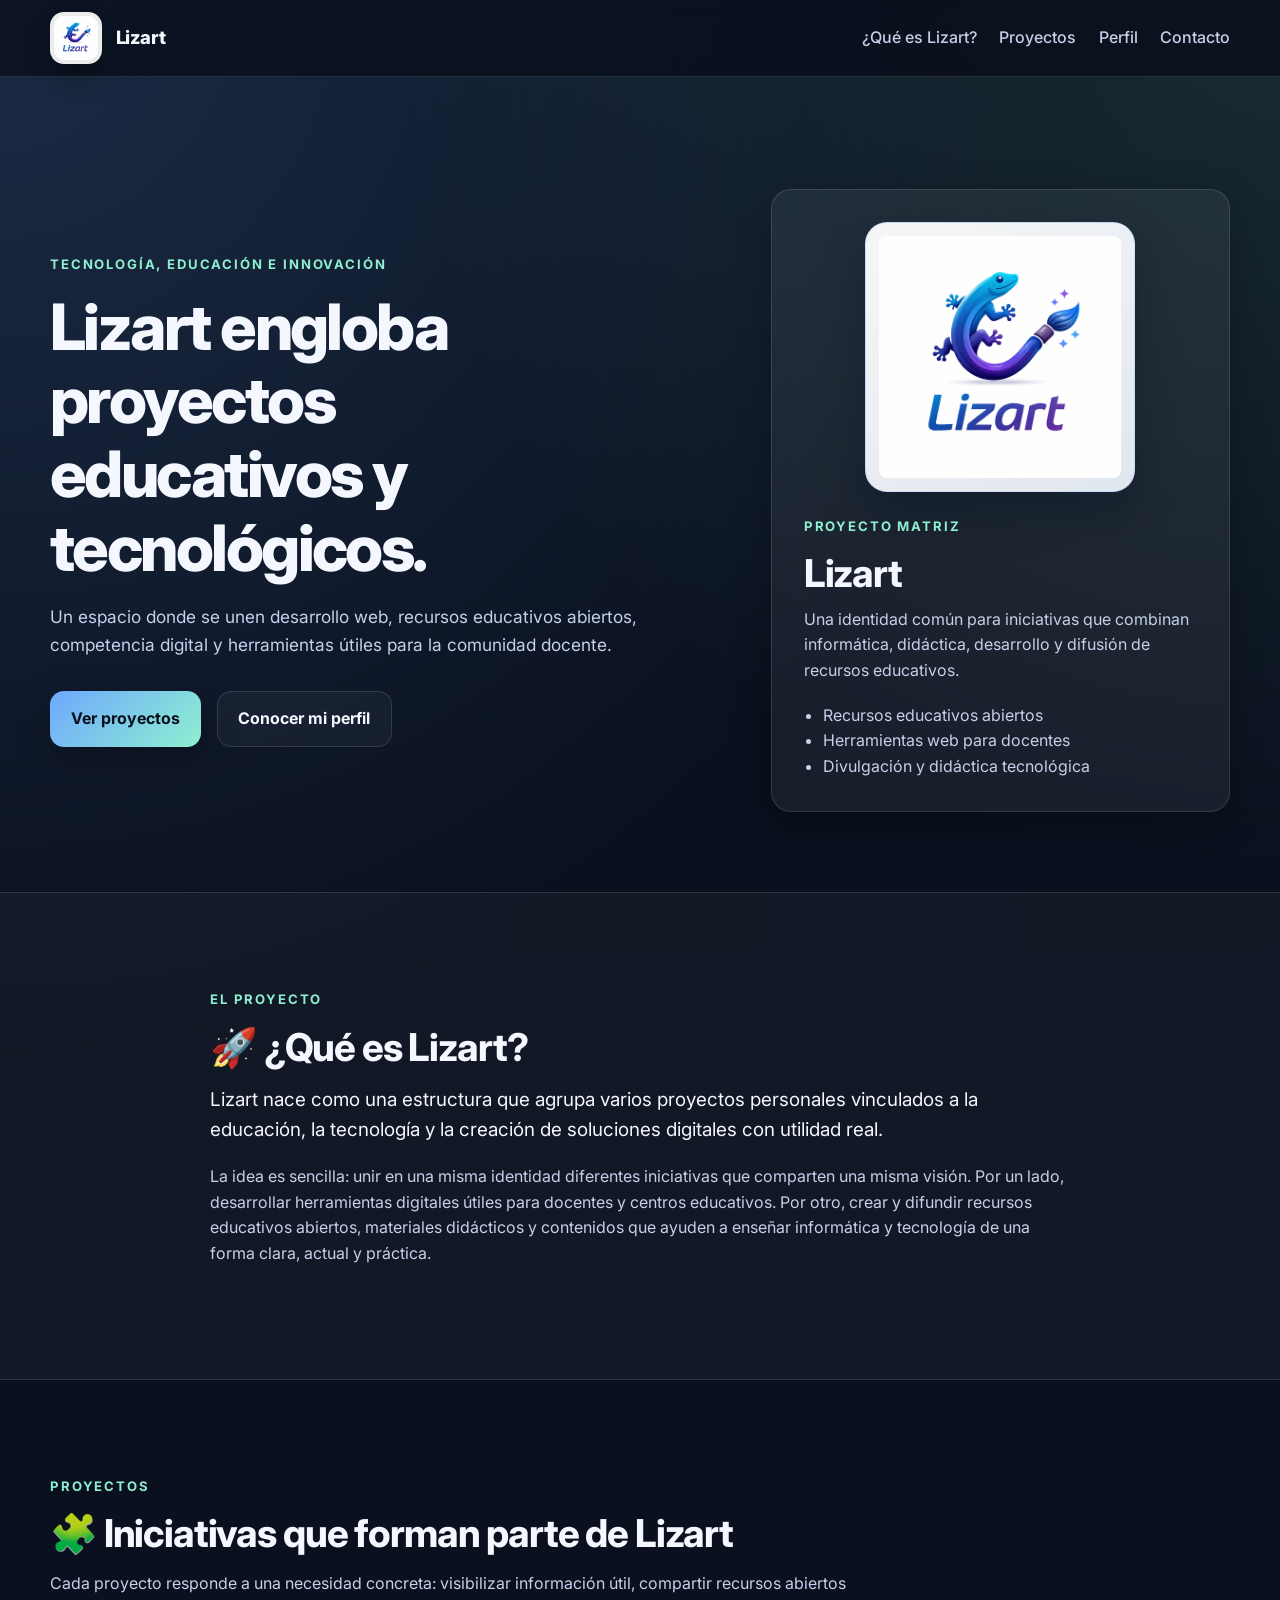
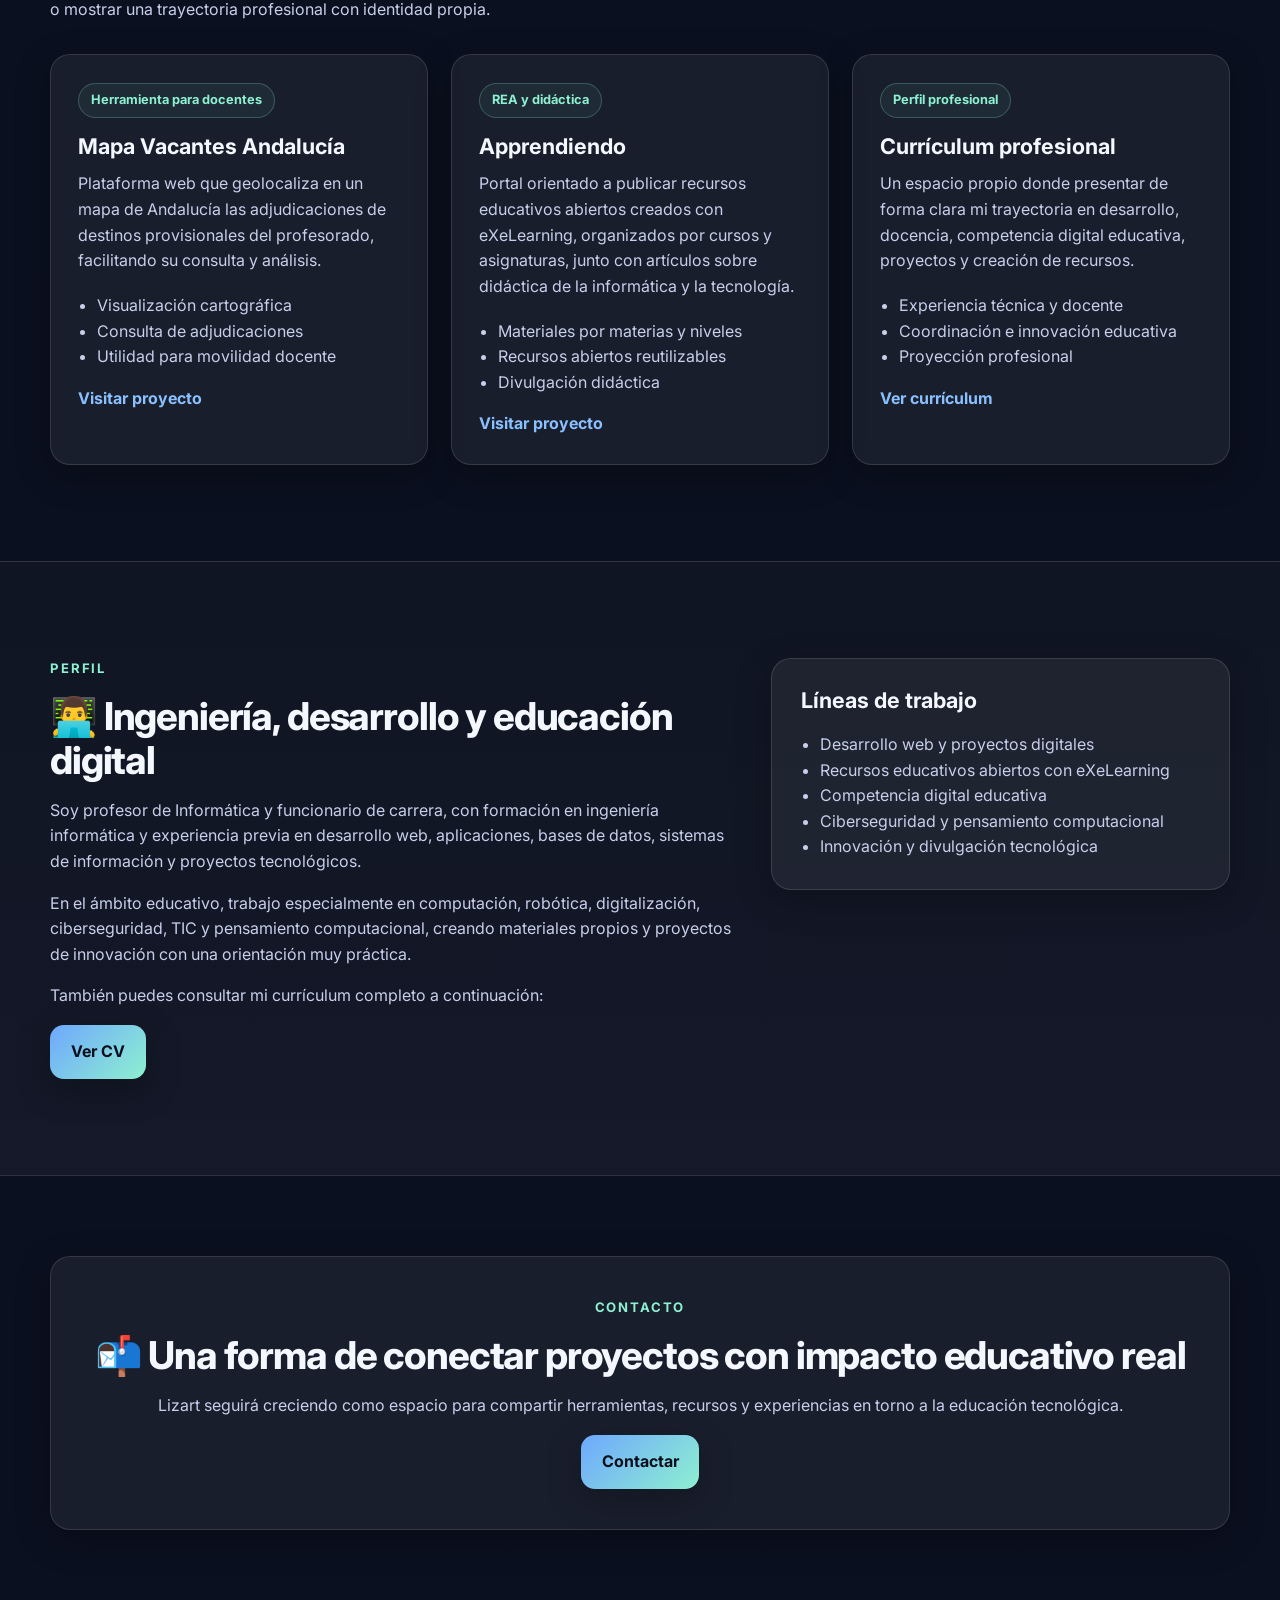
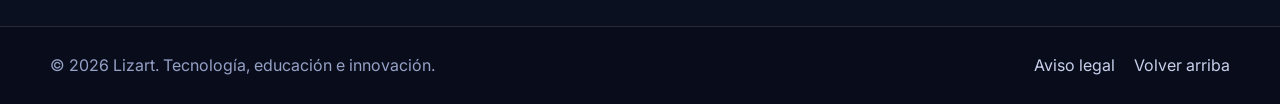
<file: index.html>
<!DOCTYPE html>
<html lang="es">
<head>
  <meta charset="UTF-8" />
  <meta name="viewport" content="width=device-width, initial-scale=1.0" />
  
  <link rel="apple-touch-icon" sizes="180x180" href="assets/favicon_io/apple-touch-icon.png">
  <link rel="icon" type="image/png" sizes="32x32" href="assets/favicon_io/favicon-32x32.png">
  <link rel="icon" type="image/png" sizes="16x16" href="assets/favicon_io/favicon-16x16.png">
  <link rel="manifest" href="assets/favicon_io/site.webmanifest">
  
  <title>Lizart | Tecnología, educación e innovación</title>
  <meta name="description" content="Lizart es la matriz de proyectos educativos y tecnológicos de José Manuel: recursos abiertos, herramientas para docentes e innovación digital." />
  <link rel="preconnect" href="https://fonts.googleapis.com">
  <link rel="preconnect" href="https://fonts.gstatic.com" crossorigin>
  <link href="https://fonts.googleapis.com/css2?family=Inter:wght@300;400;500;600;700;800;900&display=swap" rel="stylesheet">
  <link rel="stylesheet" href="styles.css" />
</head>
<body>
  <header class="site-header">
    <div class="container header-inner">
      <a href="#top" class="brand" aria-label="Inicio Lizart">
        <img class="brand-logo" src="assets/lizart-logo.png" alt="Logo de Lizart" />
        <span class="brand-text">Lizart</span>
      </a>

      <button class="nav-toggle" aria-label="Abrir menú" aria-expanded="false">
        <span></span>
        <span></span>
        <span></span>
      </button>

      <nav class="main-nav">
        <a href="#proyecto">¿Qué es Lizart?</a>
        <a href="#proyectos">Proyectos</a>
        <a href="#perfil">Perfil</a>
        <a href="#contacto">Contacto</a>
      </nav>
    </div>
  </header>

  <main>
    <section class="hero" id="top">
      <div class="container hero-grid">
        <div class="hero-content reveal">
          <p class="eyebrow">Tecnología, educación e innovación</p>
          <h1>Lizart engloba proyectos educativos y tecnológicos.</h1>
          <p class="hero-text">
            Un espacio donde se unen desarrollo web, recursos educativos abiertos, competencia digital y herramientas útiles para la comunidad docente.
          </p>

          <div class="hero-actions">
            <a class="btn btn-primary" href="#proyectos">Ver proyectos</a>
            <a class="btn btn-secondary" href="#perfil">Conocer mi perfil</a>
          </div>
        </div>

        <div class="hero-panel reveal">
          <div class="panel-card">
            <figure class="hero-logo">
              <img src="assets/lizart-logo.png" alt="Logo principal de Lizart" />
            </figure>
            <p class="panel-label">Proyecto matriz</p>
            <h2>Lizart</h2>
            <p>
              Una identidad común para iniciativas que combinan informática, didáctica, desarrollo y difusión de recursos educativos.
            </p>

            <ul class="panel-list">
              <li>Recursos educativos abiertos</li>
              <li>Herramientas web para docentes</li>
              <li>Divulgación y didáctica tecnológica</li>
            </ul>
          </div>
        </div>
      </div>
    </section>

    <section class="section section-light" id="proyecto">
      <div class="container narrow reveal">
        <p class="section-kicker">El proyecto</p>
        <h2>🚀 ¿Qué es Lizart?</h2>
        <p class="lead">
          Lizart nace como una estructura que agrupa varios proyectos personales vinculados a la educación, la tecnología y la creación de soluciones digitales con utilidad real.
        </p>
        <p>
          La idea es sencilla: unir en una misma identidad diferentes iniciativas que comparten una misma visión. Por un lado, desarrollar herramientas digitales útiles para docentes y centros educativos. Por otro, crear y difundir recursos educativos abiertos, materiales didácticos y contenidos que ayuden a enseñar informática y tecnología de una forma clara, actual y práctica.
        </p>
      </div>
    </section>

    <section class="section" id="proyectos">
      <div class="container">
        <div class="section-heading reveal">
          <p class="section-kicker">Proyectos</p>
          <h2>🧩 Iniciativas que forman parte de Lizart</h2>
          <p>
            Cada proyecto responde a una necesidad concreta: visibilizar información útil, compartir recursos abiertos o mostrar una trayectoria profesional con identidad propia.
          </p>
        </div>

        <div class="cards-grid">
          <article class="card reveal">
            <div class="card-badge">Herramienta para docentes</div>
            <h3>Mapa Vacantes Andalucía</h3>
            <p>
              Plataforma web que geolocaliza en un mapa de Andalucía las adjudicaciones de destinos provisionales del profesorado, facilitando su consulta y análisis.
            </p>
            <ul class="card-list">
              <li>Visualización cartográfica</li>
              <li>Consulta de adjudicaciones</li>
              <li>Utilidad para movilidad docente</li>
            </ul>
            <a class="card-link" href="https://mapavacantesandalucia.es" target="_blank" rel="noopener noreferrer">
              Visitar proyecto
            </a>
          </article>

          <article class="card reveal">
            <div class="card-badge">REA y didáctica</div>
            <h3>Apprendiendo</h3>
            <p>
              Portal orientado a publicar recursos educativos abiertos creados con eXeLearning,
              organizados por cursos y asignaturas, junto con artículos sobre didáctica
              de la informática y la tecnología.
            </p>
            <ul class="card-list">
              <li>Materiales por materias y niveles</li>
              <li>Recursos abiertos reutilizables</li>
              <li>Divulgación didáctica</li>
            </ul>
            <a class="card-link" href="https://apprendiendo.es" target="_blank" rel="noopener noreferrer">
              Visitar proyecto
            </a>
          </article>

          <article class="card reveal">
            <div class="card-badge">Perfil profesional</div>
            <h3>Currículum profesional</h3>
            <p>
              Un espacio propio donde presentar de forma clara mi trayectoria en desarrollo,
              docencia, competencia digital educativa, proyectos y creación de recursos.
            </p>
            <ul class="card-list">
              <li>Experiencia técnica y docente</li>
              <li>Coordinación e innovación educativa</li>
              <li>Proyección profesional</li>
            </ul>
            <a class="card-link" href="https://joselopezexposito.lizart.es" target="_blank" rel="noopener noreferrer">
              Ver currículum
            </a>
          </article>
        </div>
      </div>
    </section>

    <section class="section section-accent" id="perfil">
      <div class="container profile-grid">
        <div class="reveal">
          <p class="section-kicker">Perfil</p>
          <h2>👨‍💻 Ingeniería, desarrollo y educación digital</h2>
          <p>
            Soy profesor de Informática y funcionario de carrera, con formación en ingeniería
            informática y experiencia previa en desarrollo web, aplicaciones, bases de datos,
            sistemas de información y proyectos tecnológicos.
          </p>
          <p>
            En el ámbito educativo, trabajo especialmente en computación, robótica,
            digitalización, ciberseguridad, TIC y pensamiento computacional, creando
            materiales propios y proyectos de innovación con una orientación muy práctica.
          </p>
          <p>
            También puedes consultar mi currículum completo a continuación:
          </p>
          <a href="https://joselopezexposito.lizart.es" target="_blank" rel="noopener noreferrer" class="btn btn-primary">Ver CV</a>
        </div>

        <div class="profile-box reveal">
          <h3>Líneas de trabajo</h3>
          <ul>
            <li>Desarrollo web y proyectos digitales</li>
            <li>Recursos educativos abiertos con eXeLearning</li>
            <li>Competencia digital educativa</li>
            <li>Ciberseguridad y pensamiento computacional</li>
            <li>Innovación y divulgación tecnológica</li>
          </ul>
        </div>
      </div>
    </section>

    <section class="section cta-section" id="contacto">
      <div class="container cta-box reveal">
        <p class="section-kicker">Contacto</p>
        <h2>📬 Una forma de conectar proyectos con impacto educativo real</h2>
        <p>
          Lizart seguirá creciendo como espacio para compartir herramientas, recursos
          y experiencias en torno a la educación tecnológica.
        </p>
        <a class="btn btn-primary" href="mailto:jlopez@lizart.es">Contactar</a>
      </div>
    </section>
  </main>

  <footer class="site-footer">
    <div class="container footer-inner">
      <p>© <span id="year"></span> Lizart. Tecnología, educación e innovación.</p>
      <div class="footer-links">
        <a href="aviso-legal.html">Aviso legal</a>
        <a href="#top">Volver arriba</a>
      </div>
    </div>
  </footer>

  <script src="script.js"></script>
</body>
</html>
</file>
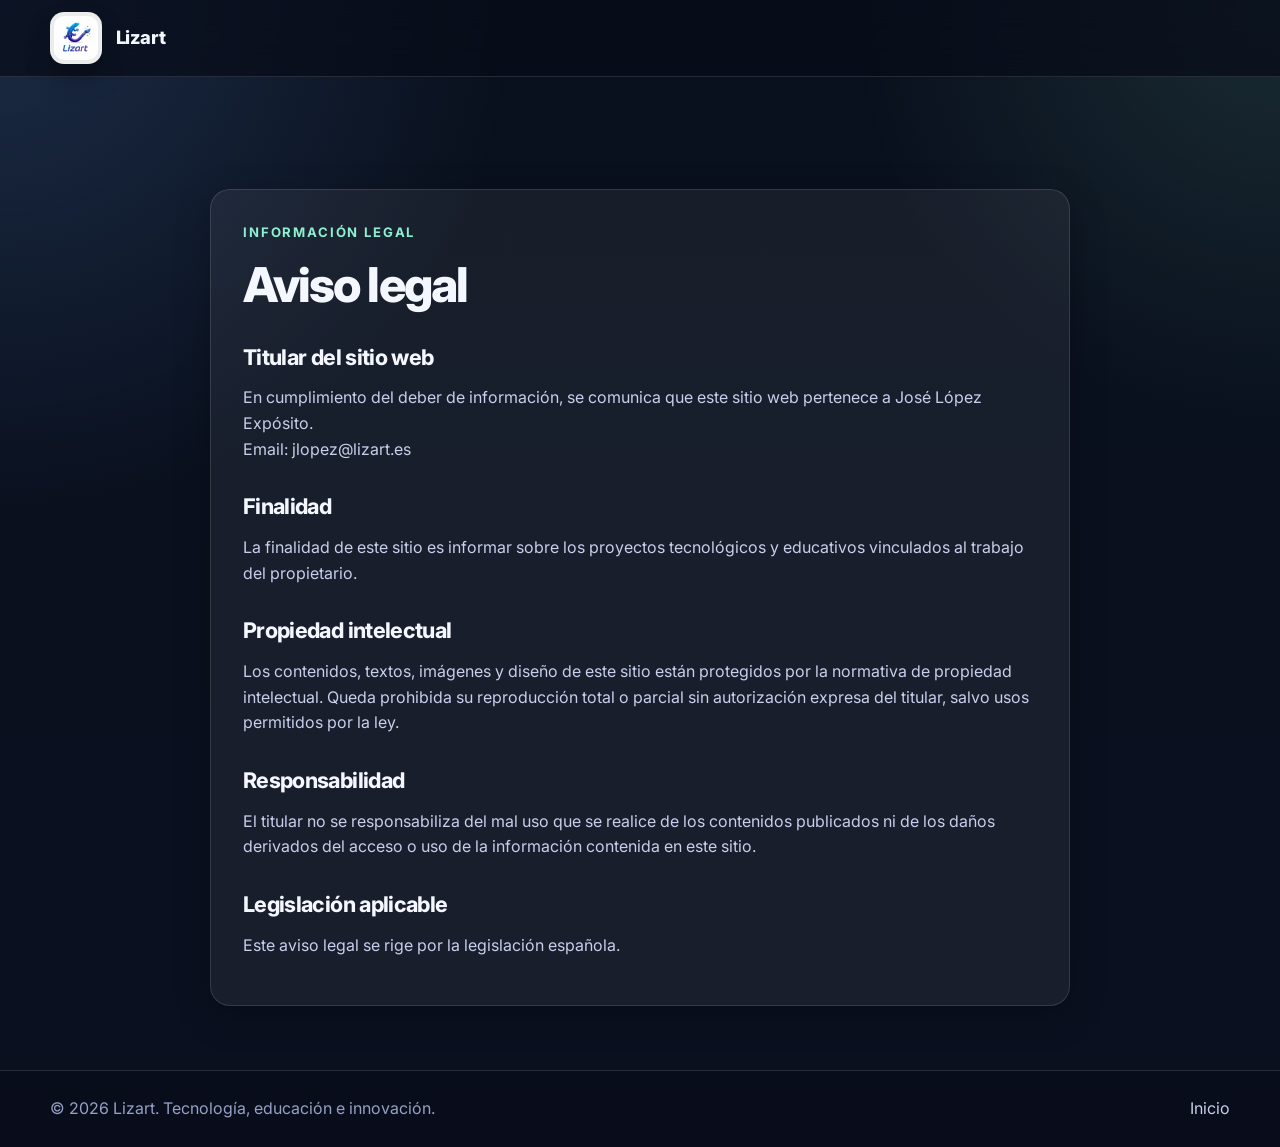
<file: aviso-legal.html>
<!DOCTYPE html>
<html lang="es">
<head>
  <meta charset="UTF-8" />
  <meta name="viewport" content="width=device-width, initial-scale=1.0" />

  <link rel="apple-touch-icon" sizes="180x180" href="assets/favicon_io/apple-touch-icon.png">
  <link rel="icon" type="image/png" sizes="32x32" href="assets/favicon_io/favicon-32x32.png">
  <link rel="icon" type="image/png" sizes="16x16" href="assets/favicon_io/favicon-16x16.png">
  <link rel="manifest" href="assets/favicon_io/site.webmanifest">

  <title>Aviso legal | Lizart</title>
  <meta name="description" content="Aviso legal del sitio web Lizart." />
  <link rel="preconnect" href="https://fonts.googleapis.com">
  <link rel="preconnect" href="https://fonts.gstatic.com" crossorigin>
  <link href="https://fonts.googleapis.com/css2?family=Inter:wght@300;400;500;600;700;800;900&display=swap" rel="stylesheet">
  <link rel="stylesheet" href="styles.css" />
</head>
<body>
  <header class="site-header">
    <div class="container header-inner">
      <a href="index.html#top" class="brand" aria-label="Inicio Lizart">
        <img class="brand-logo" src="assets/lizart-logo.png" alt="Logo de Lizart" />
        <span class="brand-text">Lizart</span>
      </a>
    </div>
  </header>

  <main class="legal-main">
    <div class="container">
      <article class="legal-card">
        <p class="section-kicker">Información legal</p>
        <h1>Aviso legal</h1>

        <h2>Titular del sitio web</h2>
        <p>En cumplimiento del deber de información, se comunica que este sitio web pertenece a José López Expósito.<br/>
        Email: jlopez@lizart.es</p>

        <h2>Finalidad</h2>
        <p>La finalidad de este sitio es informar sobre los proyectos tecnológicos y educativos vinculados al trabajo del propietario.</p>

        <h2>Propiedad intelectual</h2>
        <p>Los contenidos, textos, imágenes y diseño de este sitio están protegidos por la normativa de propiedad intelectual. Queda prohibida su reproducción total o parcial sin autorización expresa del titular, salvo usos permitidos por la ley.</p>

        <h2>Responsabilidad</h2>
        <p>El titular no se responsabiliza del mal uso que se realice de los contenidos publicados ni de los daños derivados del acceso o uso de la información contenida en este sitio.</p>

        <h2>Legislación aplicable</h2>
        <p>Este aviso legal se rige por la legislación española.</p>
      </article>
    </div>
  </main>

  <footer class="site-footer">
    <div class="container footer-inner">
      <p>© <span id="year"></span> Lizart. Tecnología, educación e innovación.</p>
      <div class="footer-links">
        <a href="index.html">Inicio</a>
      </div>
    </div>
  </footer>

  <script src="script.js"></script>
</body>
</html>
</file>
<file: styles.css>
:root {
  --bg: #0b1020;
  --bg-soft: #121933;
  --surface: rgba(255, 255, 255, 0.06);
  --surface-strong: rgba(255, 255, 255, 0.1);
  --text: #f5f7ff;
  --text-soft: #c7cfeb;
  --text-muted: #95a0c6;
  --line: rgba(255, 255, 255, 0.12);
  --primary: #6ea8fe;
  --primary-strong: #8bc0ff;
  --accent: #8ef0d0;
  --shadow: 0 10px 35px rgba(0, 0, 0, 0.25);
  --radius: 20px;
  --radius-sm: 14px;
  --container: 1180px;
  --transition: 0.3s ease;
}

* {
  box-sizing: border-box;
}

html {
  scroll-behavior: smooth;
}

body {
  margin: 0;
  font-family: "Inter", sans-serif;
  color: var(--text);
  background:
    radial-gradient(circle at top left, rgba(110, 168, 254, 0.18), transparent 30%),
    radial-gradient(circle at top right, rgba(142, 240, 208, 0.12), transparent 25%),
    linear-gradient(180deg, #09101d 0%, #0b1020 100%);
  line-height: 1.6;
}

a {
  color: inherit;
  text-decoration: none;
}

img {
  max-width: 100%;
  display: block;
}

.container {
  width: min(100% - 2rem, var(--container));
  margin: 0 auto;
}

.narrow {
  max-width: 860px;
}

.section {
  padding: 6rem 0;
}

.section-light {
  background: rgba(255, 255, 255, 0.03);
  border-top: 1px solid var(--line);
  border-bottom: 1px solid var(--line);
}

.section-accent {
  background:
    linear-gradient(180deg, rgba(255,255,255,0.02), rgba(255,255,255,0.04));
  border-top: 1px solid var(--line);
  border-bottom: 1px solid var(--line);
}

.section-kicker,
.eyebrow,
.panel-label {
  color: var(--accent);
  text-transform: uppercase;
  letter-spacing: 0.14em;
  font-size: 0.82rem;
  font-weight: 700;
  margin-bottom: 0.9rem;
}

h1, h2, h3 {
  margin-top: 0;
  line-height: 1.15;
}

h1 {
  font-size: clamp(2.5rem, 5vw, 4.6rem);
  font-weight: 800;
  letter-spacing: -0.04em;
  max-width: 11ch;
  margin-bottom: 1.2rem;
}

h2 {
  font-size: clamp(2rem, 3vw, 3rem);
  font-weight: 750;
  letter-spacing: -0.03em;
  margin-bottom: 1rem;
}

h3 {
  font-size: 1.35rem;
  font-weight: 700;
  margin-bottom: 0.8rem;
}

p {
  margin-top: 0;
  color: var(--text-soft);
}

.lead {
  font-size: 1.18rem;
  color: var(--text);
}

.site-header {
  position: sticky;
  top: 0;
  z-index: 20;
  backdrop-filter: blur(16px);
  background: rgba(8, 12, 24, 0.72);
  border-bottom: 1px solid var(--line);
}

.header-inner {
  display: flex;
  align-items: center;
  justify-content: space-between;
  min-height: 76px;
}

.brand {
  display: inline-flex;
  align-items: center;
  gap: 0.85rem;
  font-weight: 800;
}

.brand-logo {
  width: 52px;
  height: 52px;
  object-fit: contain;
  border-radius: 14px;
  background: rgba(255, 255, 255, 0.92);
  padding: 4px;
  box-shadow: 0 14px 24px rgba(0, 0, 0, 0.28);
}

.brand-text {
  font-size: 1.15rem;
  letter-spacing: -0.02em;
}

.main-nav {
  display: flex;
  align-items: center;
  gap: 1.4rem;
}

.main-nav a {
  color: var(--text-soft);
  font-weight: 500;
  transition: color var(--transition);
}

.main-nav a:hover {
  color: var(--text);
}

.nav-toggle {
  display: none;
  flex-direction: column;
  gap: 5px;
  border: 0;
  background: transparent;
  cursor: pointer;
}

.nav-toggle span {
  width: 24px;
  height: 2px;
  background: #fff;
  border-radius: 999px;
}

.hero {
  padding: 7rem 0 5rem;
}

.hero-grid {
  display: grid;
  grid-template-columns: 1.2fr 0.8fr;
  gap: 2rem;
  align-items: center;
}

.hero-text {
  max-width: 60ch;
  font-size: 1.08rem;
  margin-bottom: 2rem;
}

.hero-actions {
  display: flex;
  gap: 1rem;
  flex-wrap: wrap;
}

.btn {
  display: inline-flex;
  align-items: center;
  justify-content: center;
  min-height: 50px;
  padding: 0.9rem 1.3rem;
  border-radius: 14px;
  font-weight: 700;
  transition: transform var(--transition), background var(--transition), border-color var(--transition);
}

.btn:hover {
  transform: translateY(-2px);
}

.btn-primary {
  color: #08101d;
  background: linear-gradient(135deg, var(--primary), var(--accent));
  box-shadow: var(--shadow);
}

.btn-secondary {
  color: var(--text);
  border: 1px solid var(--line);
  background: rgba(255,255,255,0.04);
}

.hero-panel .panel-card,
.card,
.profile-box,
.cta-box {
  background: var(--surface);
  border: 1px solid var(--line);
  border-radius: var(--radius);
  box-shadow: var(--shadow);
}

.panel-card {
  padding: 2rem;
}

.hero-logo {
  margin: 0 0 1.5rem;
  display: flex;
  justify-content: center;
}

.hero-logo img {
  width: min(100%, 270px);
  border-radius: 22px;
  background: linear-gradient(145deg, rgba(255, 255, 255, 0.96), rgba(241, 247, 255, 0.92));
  padding: 0.8rem;
  border: 1px solid rgba(110, 168, 254, 0.26);
  box-shadow: 0 20px 40px rgba(6, 18, 36, 0.35);
}


.panel-card h2 {
  margin-bottom: 0.7rem;
}

.panel-list,
.card-list,
.profile-box ul {
  margin: 1.2rem 0 0;
  padding-left: 1.2rem;
  color: var(--text-soft);
}

.section-heading {
  max-width: 800px;
  margin-bottom: 2rem;
}

.cards-grid {
  display: grid;
  grid-template-columns: repeat(3, 1fr);
  gap: 1.4rem;
}

.card {
  padding: 1.7rem;
  transition: transform var(--transition), border-color var(--transition), background var(--transition);
}

.card:hover {
  transform: translateY(-4px);
  border-color: rgba(110, 168, 254, 0.35);
  background: rgba(255, 255, 255, 0.08);
}

.card-badge {
  display: inline-block;
  padding: 0.4rem 0.75rem;
  margin-bottom: 1rem;
  border: 1px solid rgba(142, 240, 208, 0.24);
  border-radius: 999px;
  color: var(--accent);
  font-size: 0.8rem;
  font-weight: 700;
  background: rgba(142, 240, 208, 0.06);
}

.card-link {
  display: inline-block;
  margin-top: 1rem;
  color: var(--primary-strong);
  font-weight: 700;
}

.profile-grid {
  display: grid;
  grid-template-columns: 1.2fr 0.8fr;
  gap: 2rem;
  align-items: start;
}

.profile-box {
  padding: 1.8rem;
}

.cta-section {
  padding-top: 5rem;
}

.cta-box {
  text-align: center;
  padding: 2.5rem;
}

.site-footer {
  border-top: 1px solid var(--line);
  padding: 1.6rem 0;
  background: rgba(0, 0, 0, 0.16);
}

.footer-inner {
  display: flex;
  justify-content: space-between;
  align-items: center;
  gap: 1rem;
}

.footer-inner p {
  margin: 0;
  color: var(--text-muted);
}

.footer-inner a {
  color: var(--text-soft);
}


.footer-links {
  display: flex;
  align-items: center;
  gap: 1.2rem;
}

.legal-main {
  padding: 7rem 0 4rem;
}

.legal-card {
  max-width: 860px;
  margin: 0 auto;
  padding: 2rem;
  background: var(--surface);
  border: 1px solid var(--line);
  border-radius: var(--radius);
  box-shadow: var(--shadow);
}

.legal-card h1 {
  max-width: none;
  font-size: clamp(2rem, 4vw, 3rem);
}

.legal-card h2 {
  margin-top: 2rem;
  font-size: 1.35rem;
}

.legal-card p {
  margin-bottom: 0.9rem;
}

.reveal {
  opacity: 0;
  transform: translateY(24px);
  transition: opacity 0.7s ease, transform 0.7s ease;
}

.reveal.visible {
  opacity: 1;
  transform: translateY(0);
}

@media (max-width: 960px) {
  .hero-grid,
  .profile-grid,
  .cards-grid {
    grid-template-columns: 1fr;
  }

  h1 {
    max-width: 100%;
  }
}

@media (max-width: 760px) {
  .main-nav {
    position: absolute;
    top: 76px;
    left: 0;
    right: 0;
    display: none;
    flex-direction: column;
    align-items: flex-start;
    gap: 1rem;
    padding: 1.2rem 1rem 1.4rem;
    background: rgba(8, 12, 24, 0.98);
    border-bottom: 1px solid var(--line);
  }

  .main-nav.open {
    display: flex;
  }

  .nav-toggle {
    display: flex;
  }

  .section {
    padding: 4.5rem 0;
  }

  .hero {
    padding: 5rem 0 4rem;
  }

  .footer-inner {
    flex-direction: column;
    align-items: flex-start;
  }

  .footer-links {
    flex-direction: column;
    align-items: flex-start;
    gap: 0.6rem;
  }
}
</file>
